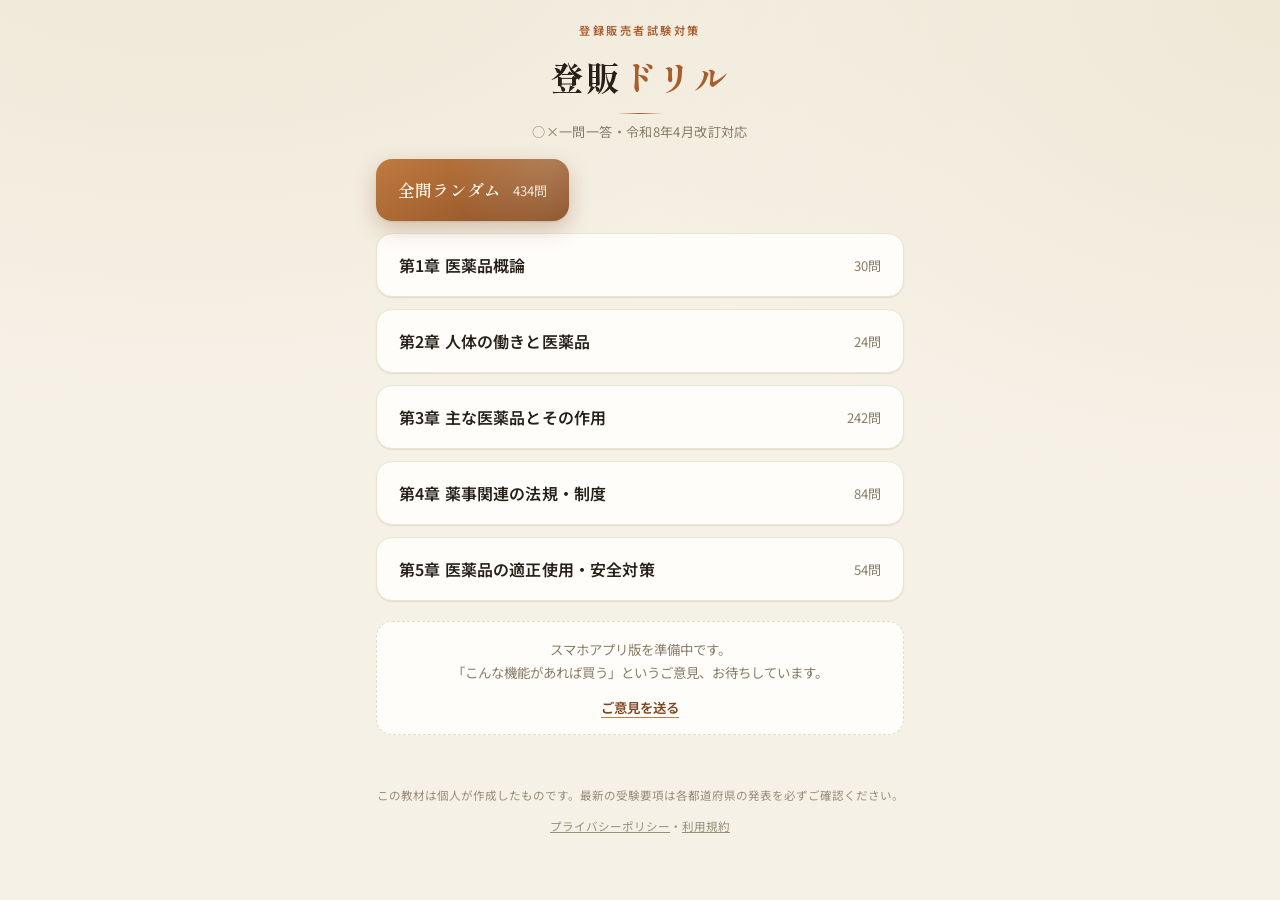
<file: index.html>
<!doctype html>
<html lang="ja">
<head>
<meta charset="UTF-8">
<meta name="viewport" content="width=device-width, initial-scale=1, viewport-fit=cover">
<title>登販ドリル｜登録販売者試験 ○×一問一答</title>
<meta name="description" content="登録販売者試験対策の○×一問一答クイズ。全434問・章別に練習できます。無料・登録不要。">
<link rel="preconnect" href="https://fonts.googleapis.com">
<link rel="preconnect" href="https://fonts.gstatic.com" crossorigin>
<link href="https://fonts.googleapis.com/css2?family=Shippori+Mincho:wght@500;600;800&family=Noto+Sans+JP:wght@400;500;600;700&display=swap" rel="stylesheet">
<link rel="stylesheet" href="style.css">
<link rel="icon" href="data:image/svg+xml,<svg xmlns=%22http://www.w3.org/2000/svg%22 viewBox=%220 0 100 100%22><text y=%22.9em%22 font-size=%2290%22>📖</text></svg>">
<!-- Google tag (gtag.js) -->
<script async src="https://www.googletagmanager.com/gtag/js?id=G-J0878MQTP6"></script>
<script>
  window.dataLayer = window.dataLayer || [];
  function gtag(){dataLayer.push(arguments);}
  gtag('js', new Date());

  gtag('config', 'G-J0878MQTP6');
</script>
</head>
<body>

<header class="app-header">
  <div class="kicker">登録販売者試験対策</div>
  <h1 id="homeLink"><button type="button">登販<span class="hl">ドリル</span></button></h1>
  <div class="header-rule"><span></span></div>
  <p class="subtitle">○×一問一答・令和8年4月改訂対応</p>
</header>

<main id="app"></main>

<footer class="app-footer">
  <p>この教材は個人が作成したものです。最新の受験要項は各都道府県の発表を必ずご確認ください。</p>
  <p><a href="privacy.html">プライバシーポリシー</a>・<a href="terms.html">利用規約</a></p>
</footer>

<script src="app.js"></script>
</body>
</html>
</file>
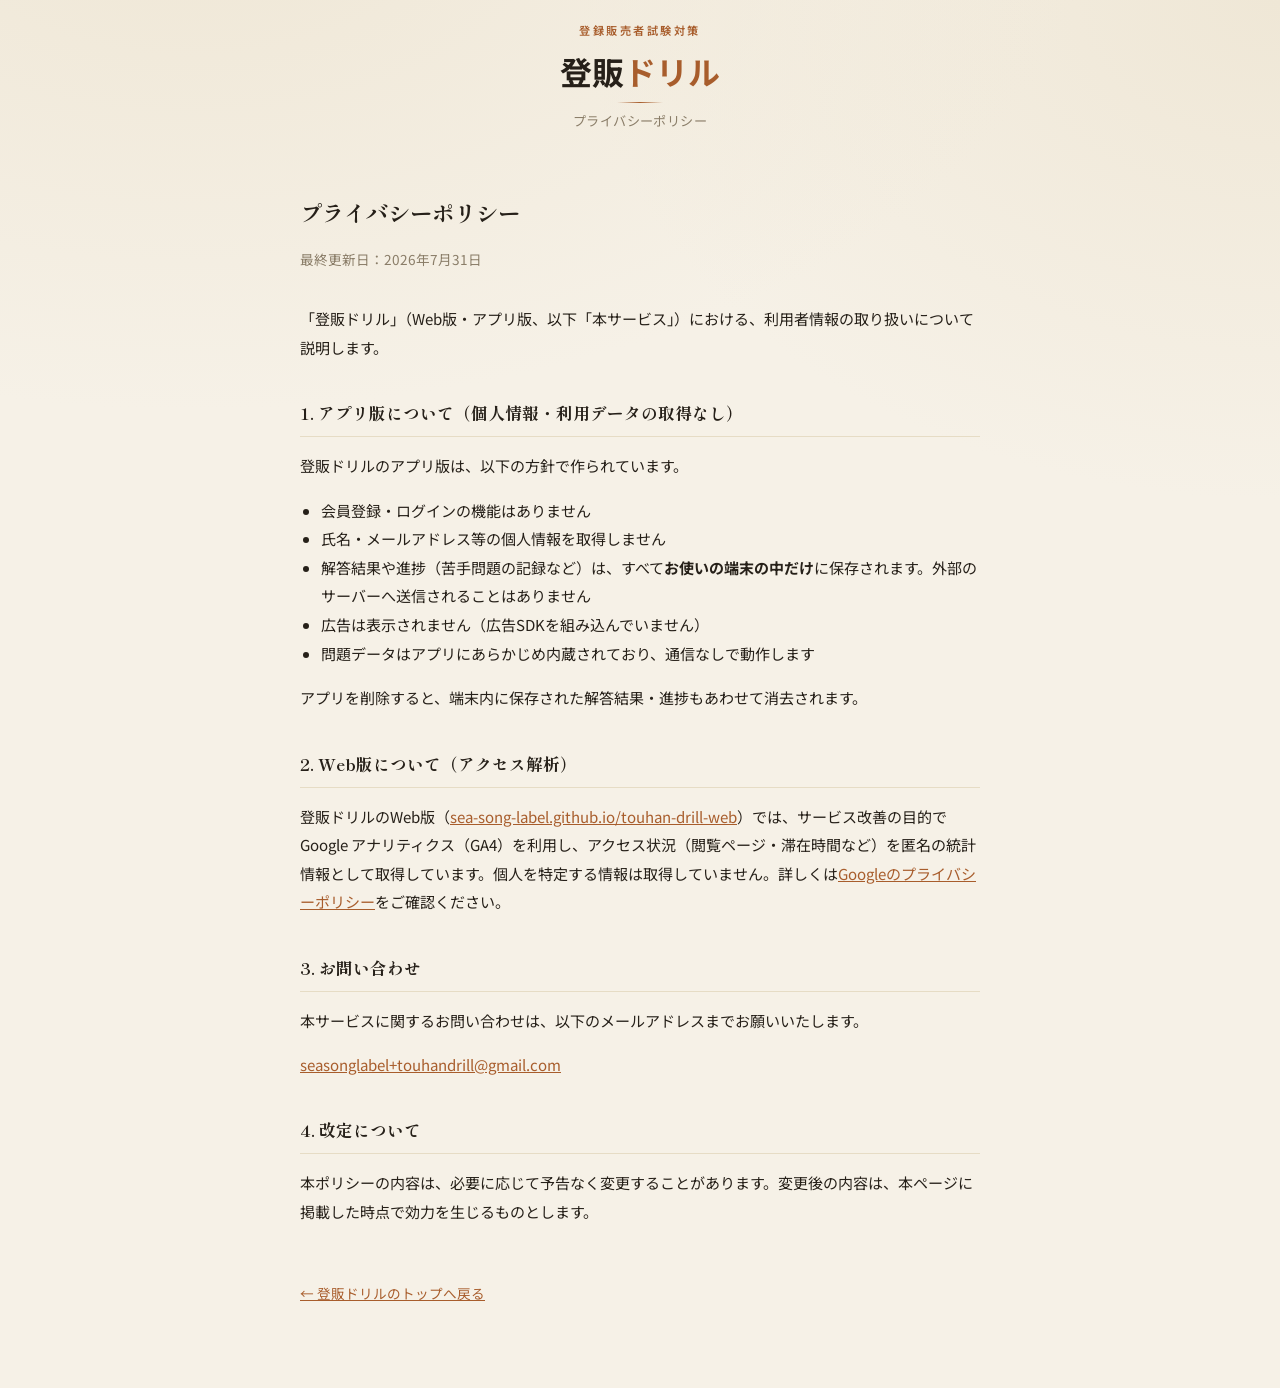
<file: privacy.html>
<!doctype html>
<html lang="ja">
<head>
<meta charset="UTF-8">
<meta name="viewport" content="width=device-width, initial-scale=1, viewport-fit=cover">
<title>プライバシーポリシー｜登販ドリル</title>
<meta name="description" content="登販ドリル（Web版・アプリ版）のプライバシーポリシー。">
<link rel="preconnect" href="https://fonts.googleapis.com">
<link rel="preconnect" href="https://fonts.gstatic.com" crossorigin>
<link href="https://fonts.googleapis.com/css2?family=Shippori+Mincho:wght@500;600;800&family=Noto+Sans+JP:wght@400;500;600;700&display=swap" rel="stylesheet">
<link rel="stylesheet" href="style.css">
<link rel="icon" href="data:image/svg+xml,<svg xmlns=%22http://www.w3.org/2000/svg%22 viewBox=%220 0 100 100%22><text y=%22.9em%22 font-size=%2290%22>📖</text></svg>">
<style>
  .legal { max-width: 720px; margin: 0 auto; padding: 32px 20px 80px; font-family: var(--sans); color: var(--text); line-height: 1.9; }
  .legal h1 { font-family: var(--serif); font-size: 1.4rem; margin-bottom: 4px; }
  .legal .updated { color: var(--text-muted); font-size: 0.85rem; margin-bottom: 32px; }
  .legal h2 { font-family: var(--serif); font-size: 1.05rem; margin-top: 36px; margin-bottom: 10px; border-bottom: 1px solid var(--border); padding-bottom: 6px; }
  .legal p, .legal li { font-size: 0.94rem; color: var(--text); }
  .legal ul { padding-left: 1.3em; }
  .legal a { color: var(--accent); }
  .back { display: inline-block; margin-top: 40px; color: var(--text-muted); font-size: 0.85rem; }
</style>
</head>
<body>
<header class="app-header">
  <div class="kicker">登録販売者試験対策</div>
  <h1 id="homeLink"><a href="./" style="text-decoration:none;color:inherit;">登販<span class="hl">ドリル</span></a></h1>
  <div class="header-rule"><span></span></div>
  <p class="subtitle">プライバシーポリシー</p>
</header>

<main class="legal">
  <h1>プライバシーポリシー</h1>
  <p class="updated">最終更新日：2026年7月31日</p>

  <p>「登販ドリル」（Web版・アプリ版、以下「本サービス」）における、利用者情報の取り扱いについて説明します。</p>

  <h2>1. アプリ版について（個人情報・利用データの取得なし）</h2>
  <p>登販ドリルのアプリ版は、以下の方針で作られています。</p>
  <ul>
    <li>会員登録・ログインの機能はありません</li>
    <li>氏名・メールアドレス等の個人情報を取得しません</li>
    <li>解答結果や進捗（苦手問題の記録など）は、すべて<strong>お使いの端末の中だけ</strong>に保存されます。外部のサーバーへ送信されることはありません</li>
    <li>広告は表示されません（広告SDKを組み込んでいません）</li>
    <li>問題データはアプリにあらかじめ内蔵されており、通信なしで動作します</li>
  </ul>
  <p>アプリを削除すると、端末内に保存された解答結果・進捗もあわせて消去されます。</p>

  <h2>2. Web版について（アクセス解析）</h2>
  <p>登販ドリルのWeb版（<a href="https://sea-song-label.github.io/touhan-drill-web/">sea-song-label.github.io/touhan-drill-web</a>）では、サービス改善の目的で Google アナリティクス（GA4）を利用し、アクセス状況（閲覧ページ・滞在時間など）を匿名の統計情報として取得しています。個人を特定する情報は取得していません。詳しくは<a href="https://policies.google.com/privacy" target="_blank" rel="noopener">Googleのプライバシーポリシー</a>をご確認ください。</p>

  <h2>3. お問い合わせ</h2>
  <p>本サービスに関するお問い合わせは、以下のメールアドレスまでお願いいたします。</p>
  <p><a href="mailto:seasonglabel+touhandrill@gmail.com">seasonglabel+touhandrill@gmail.com</a></p>

  <h2>4. 改定について</h2>
  <p>本ポリシーの内容は、必要に応じて予告なく変更することがあります。変更後の内容は、本ページに掲載した時点で効力を生じるものとします。</p>

  <a class="back" href="./">← 登販ドリルのトップへ戻る</a>
</main>
</body>
</html>
</file>
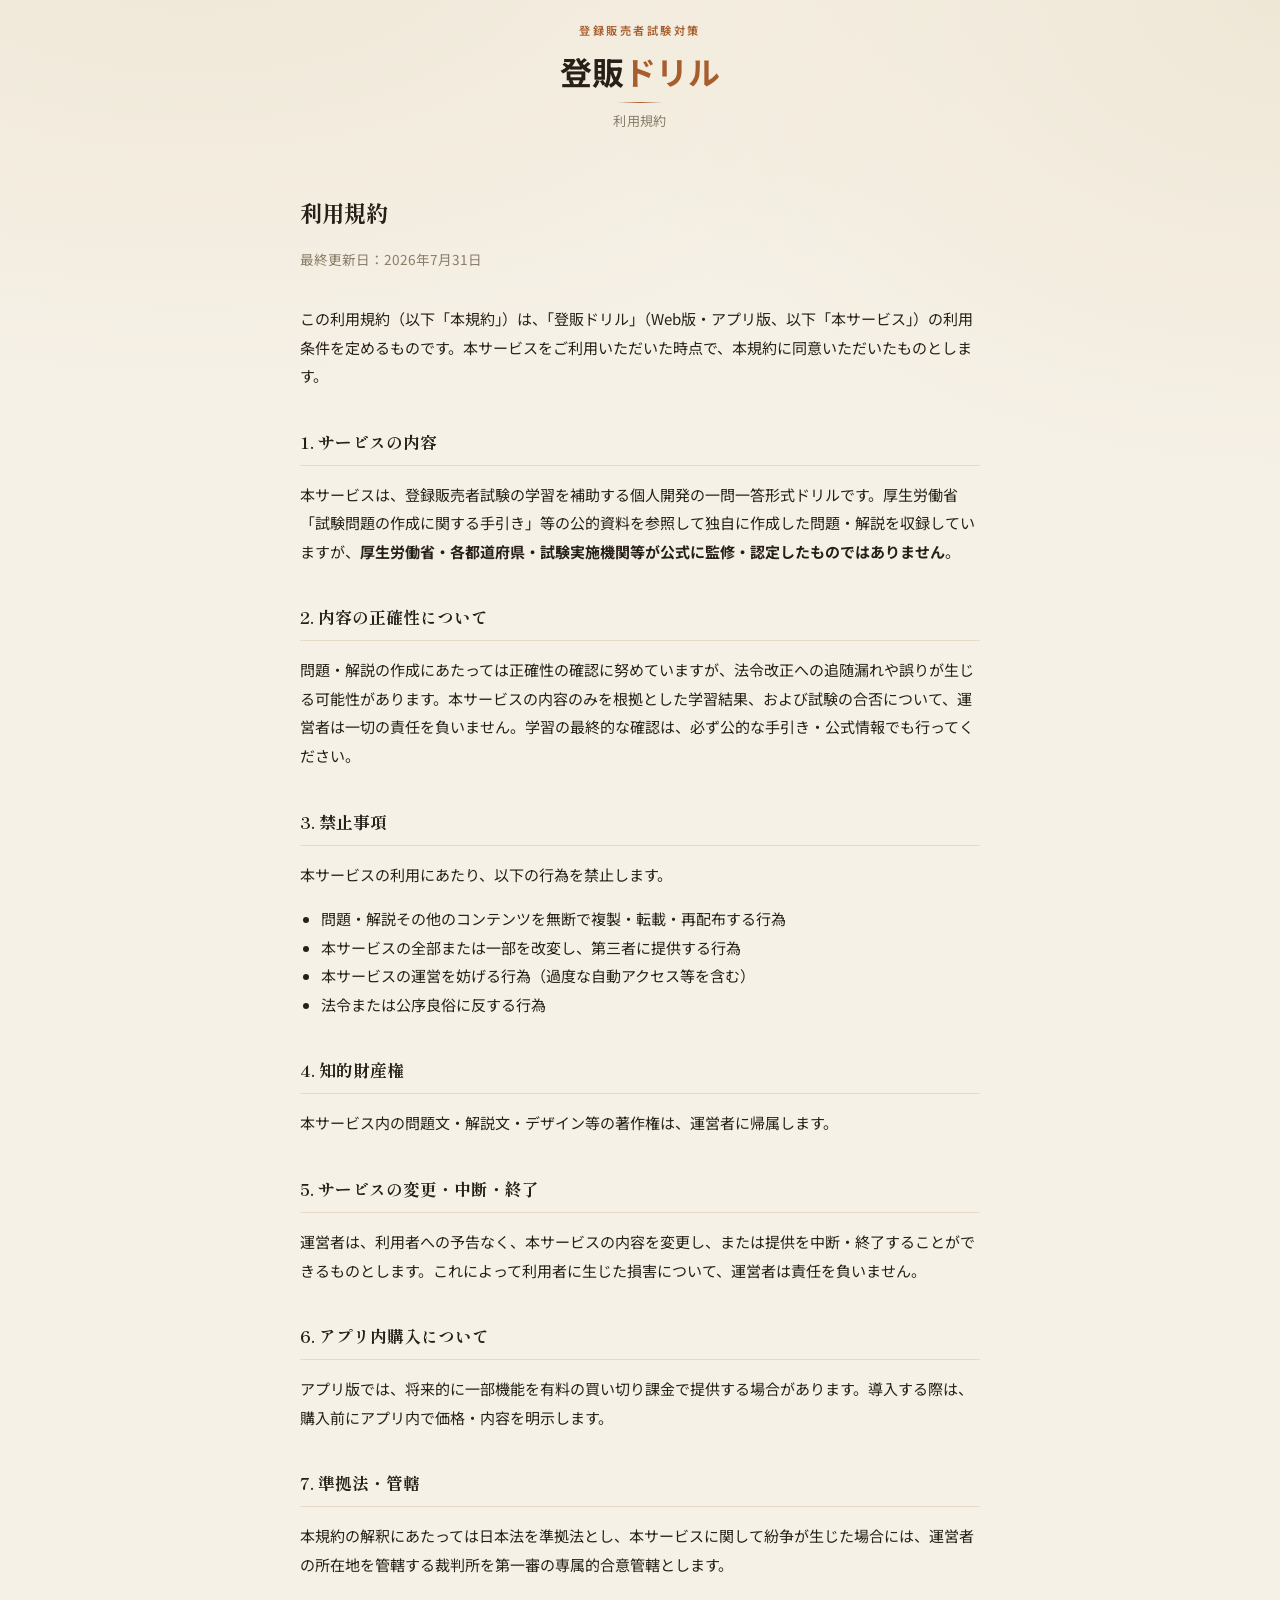
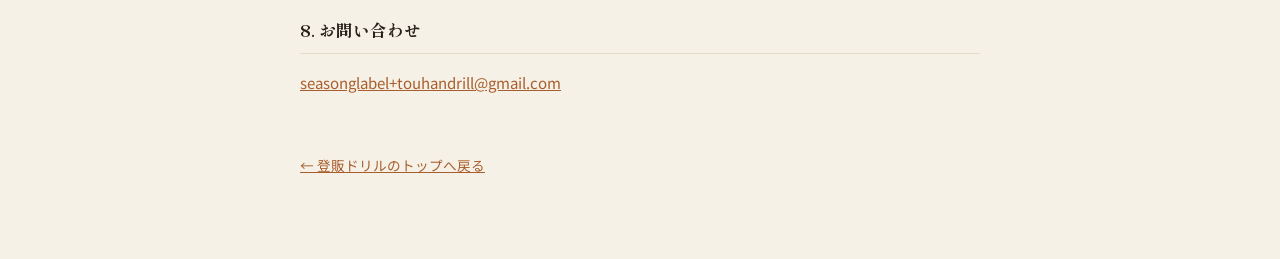
<file: terms.html>
<!doctype html>
<html lang="ja">
<head>
<meta charset="UTF-8">
<meta name="viewport" content="width=device-width, initial-scale=1, viewport-fit=cover">
<title>利用規約｜登販ドリル</title>
<meta name="description" content="登販ドリル（Web版・アプリ版）の利用規約。">
<link rel="preconnect" href="https://fonts.googleapis.com">
<link rel="preconnect" href="https://fonts.gstatic.com" crossorigin>
<link href="https://fonts.googleapis.com/css2?family=Shippori+Mincho:wght@500;600;800&family=Noto+Sans+JP:wght@400;500;600;700&display=swap" rel="stylesheet">
<link rel="stylesheet" href="style.css">
<link rel="icon" href="data:image/svg+xml,<svg xmlns=%22http://www.w3.org/2000/svg%22 viewBox=%220 0 100 100%22><text y=%22.9em%22 font-size=%2290%22>📖</text></svg>">
<style>
  .legal { max-width: 720px; margin: 0 auto; padding: 32px 20px 80px; font-family: var(--sans); color: var(--text); line-height: 1.9; }
  .legal h1 { font-family: var(--serif); font-size: 1.4rem; margin-bottom: 4px; }
  .legal .updated { color: var(--text-muted); font-size: 0.85rem; margin-bottom: 32px; }
  .legal h2 { font-family: var(--serif); font-size: 1.05rem; margin-top: 36px; margin-bottom: 10px; border-bottom: 1px solid var(--border); padding-bottom: 6px; }
  .legal p, .legal li { font-size: 0.94rem; color: var(--text); }
  .legal ul { padding-left: 1.3em; }
  .legal a { color: var(--accent); }
  .back { display: inline-block; margin-top: 40px; color: var(--text-muted); font-size: 0.85rem; }
</style>
</head>
<body>
<header class="app-header">
  <div class="kicker">登録販売者試験対策</div>
  <h1 id="homeLink"><a href="./" style="text-decoration:none;color:inherit;">登販<span class="hl">ドリル</span></a></h1>
  <div class="header-rule"><span></span></div>
  <p class="subtitle">利用規約</p>
</header>

<main class="legal">
  <h1>利用規約</h1>
  <p class="updated">最終更新日：2026年7月31日</p>

  <p>この利用規約（以下「本規約」）は、「登販ドリル」（Web版・アプリ版、以下「本サービス」）の利用条件を定めるものです。本サービスをご利用いただいた時点で、本規約に同意いただいたものとします。</p>

  <h2>1. サービスの内容</h2>
  <p>本サービスは、登録販売者試験の学習を補助する個人開発の一問一答形式ドリルです。厚生労働省「試験問題の作成に関する手引き」等の公的資料を参照して独自に作成した問題・解説を収録していますが、<strong>厚生労働省・各都道府県・試験実施機関等が公式に監修・認定したものではありません</strong>。</p>

  <h2>2. 内容の正確性について</h2>
  <p>問題・解説の作成にあたっては正確性の確認に努めていますが、法令改正への追随漏れや誤りが生じる可能性があります。本サービスの内容のみを根拠とした学習結果、および試験の合否について、運営者は一切の責任を負いません。学習の最終的な確認は、必ず公的な手引き・公式情報でも行ってください。</p>

  <h2>3. 禁止事項</h2>
  <p>本サービスの利用にあたり、以下の行為を禁止します。</p>
  <ul>
    <li>問題・解説その他のコンテンツを無断で複製・転載・再配布する行為</li>
    <li>本サービスの全部または一部を改変し、第三者に提供する行為</li>
    <li>本サービスの運営を妨げる行為（過度な自動アクセス等を含む）</li>
    <li>法令または公序良俗に反する行為</li>
  </ul>

  <h2>4. 知的財産権</h2>
  <p>本サービス内の問題文・解説文・デザイン等の著作権は、運営者に帰属します。</p>

  <h2>5. サービスの変更・中断・終了</h2>
  <p>運営者は、利用者への予告なく、本サービスの内容を変更し、または提供を中断・終了することができるものとします。これによって利用者に生じた損害について、運営者は責任を負いません。</p>

  <h2>6. アプリ内購入について</h2>
  <p>アプリ版では、将来的に一部機能を有料の買い切り課金で提供する場合があります。導入する際は、購入前にアプリ内で価格・内容を明示します。</p>

  <h2>7. 準拠法・管轄</h2>
  <p>本規約の解釈にあたっては日本法を準拠法とし、本サービスに関して紛争が生じた場合には、運営者の所在地を管轄する裁判所を第一審の専属的合意管轄とします。</p>

  <h2>8. お問い合わせ</h2>
  <p><a href="mailto:seasonglabel+touhandrill@gmail.com">seasonglabel+touhandrill@gmail.com</a></p>

  <a class="back" href="./">← 登販ドリルのトップへ戻る</a>
</main>
</body>
</html>
</file>
<file: style.css>
:root {
  --bg: #f6f1e7;
  --bg-tex: #efe7d6;
  --surface: #fffdf9;
  --text: #262019;
  --text-muted: #8a7d68;
  --border: #e6dcc5;
  --border-soft: #ede4d0;
  --accent: #a85d2c;
  --accent-2: #c17a3f;
  --accent-dark: #7c451f;
  --accent-ink: #5a3116;
  --correct: #3d6b4d;
  --correct-bg: #eaf2ea;
  --correct-border: #b9d2bd;
  --wrong: #a3402f;
  --wrong-bg: #f8ece9;
  --wrong-border: #e1bcb2;
  --radius: 16px;
  --radius-sm: 10px;
  --shadow-sm: 0 1px 2px rgba(60, 42, 18, 0.06), 0 1px 1px rgba(60, 42, 18, 0.04);
  --shadow-md: 0 6px 20px rgba(60, 42, 18, 0.09), 0 2px 6px rgba(60, 42, 18, 0.06);
  --serif: "Shippori Mincho", "Hiragino Mincho ProN", serif;
  --sans: "Noto Sans JP", -apple-system, BlinkMacSystemFont, "Hiragino Sans", sans-serif;
}

@media (prefers-color-scheme: dark) {
  :root {
    --bg: #1b1712;
    --bg-tex: #211c15;
    --surface: #262019;
    --text: #f2ead9;
    --text-muted: #ab9d84;
    --border: #3d3524;
    --border-soft: #332c1f;
    --accent: #e0975a;
    --accent-2: #eaad78;
    --accent-dark: #f0b26b;
    --accent-ink: #f6cd9f;
    --correct: #7fbb8f;
    --correct-bg: #1c2921;
    --correct-border: #33513c;
    --wrong: #e0897a;
    --wrong-bg: #2c1e1b;
    --wrong-border: #5a3730;
    --shadow-sm: 0 1px 2px rgba(0, 0, 0, 0.3);
    --shadow-md: 0 8px 24px rgba(0, 0, 0, 0.4);
  }
}

* { box-sizing: border-box; -webkit-tap-highlight-color: transparent; }

html, body {
  margin: 0;
  padding: 0;
  min-height: 100%;
  background:
    radial-gradient(ellipse 900px 500px at 15% -10%, var(--bg-tex), transparent),
    radial-gradient(ellipse 700px 500px at 100% 0%, var(--bg-tex), transparent),
    var(--bg);
  background-attachment: fixed;
  color: var(--text);
  font-family: var(--sans);
  -webkit-font-smoothing: antialiased;
  overscroll-behavior-y: contain;
}

/* --- ヘッダー --- */
.app-header {
  text-align: center;
  padding: 22px 16px 14px;
  transition: padding 0.15s ease;
}
.kicker {
  font-size: 0.7rem;
  font-weight: 600;
  letter-spacing: 0.22em;
  color: var(--accent);
  text-transform: uppercase;
  margin-bottom: 10px;
  transition: opacity 0.15s ease, margin 0.15s ease, height 0.15s ease;
}
.app-header h1 {
  margin: 0;
}
.app-header h1 button {
  font-family: var(--serif);
  font-weight: 800;
  font-size: 2.1rem;
  letter-spacing: 0.06em;
  color: var(--text);
  background: none;
  border: none;
  padding: 4px 8px;
  margin: 0;
  cursor: pointer;
  transition: opacity 0.15s ease, font-size 0.15s ease;
}
.app-header h1 button:active { opacity: 0.7; }
.app-header h1 .hl { color: var(--accent); }
.header-rule {
  display: flex;
  align-items: center;
  justify-content: center;
  margin: 8px 0 8px;
  transition: opacity 0.15s ease, height 0.15s ease, margin 0.15s ease;
}

/* 出題中・解答中はヘッダーを最小化して縦の余白を確保する */
.app-header.compact {
  padding: 10px 16px 8px;
}
.app-header.compact .kicker,
.app-header.compact .subtitle {
  display: none;
}
.app-header.compact .header-rule {
  margin: 0;
  height: 0;
  overflow: hidden;
}
.app-header.compact h1 button {
  font-size: 1.15rem;
}
.header-rule span {
  display: block;
  width: 46px;
  height: 1px;
  background: linear-gradient(90deg, transparent, var(--accent) 50%, transparent);
}
.app-header .subtitle {
  margin: 0;
  color: var(--text-muted);
  font-size: 0.82rem;
  letter-spacing: 0.03em;
}

#app {
  max-width: 560px;
  margin: 0 auto;
  padding: 4px 16px 32px;
}

.app-footer {
  text-align: center;
  color: var(--text-muted);
  font-size: 0.72rem;
  padding: 8px 24px 40px;
  line-height: 1.7;
  opacity: 0.85;
}

.app-footer a {
  color: var(--text-muted);
  text-decoration: underline;
}

/* --- 章選択 --- */
.chapter-grid {
  display: grid;
  gap: 12px;
  margin-top: 12px;
}
.chapter-card {
  display: flex;
  justify-content: space-between;
  align-items: center;
  background: var(--surface);
  border: 1px solid var(--border-soft);
  border-radius: var(--radius);
  padding: 19px 22px;
  cursor: pointer;
  text-align: left;
  font-family: var(--sans);
  font-size: 1rem;
  color: var(--text);
  box-shadow: var(--shadow-sm);
  transition: transform 0.15s ease, box-shadow 0.15s ease, border-color 0.15s ease;
}
.chapter-card:active { transform: scale(0.985); box-shadow: var(--shadow-sm); }
.chapter-card:hover { border-color: var(--accent-2); box-shadow: var(--shadow-md); }
.chapter-card .name { font-weight: 600; letter-spacing: 0.01em; }
.chapter-card .count {
  color: var(--text-muted);
  font-size: 0.82rem;
  font-variant-numeric: tabular-nums;
  white-space: nowrap;
  margin-left: 12px;
}
.chapter-card.all {
  background: linear-gradient(150deg, var(--accent-2), var(--accent-dark) 120%);
  color: #fff8ee;
  border: none;
  box-shadow: 0 8px 22px rgba(124, 69, 31, 0.28), var(--shadow-sm);
  position: relative;
  overflow: hidden;
}
.chapter-card.all::after {
  content: "";
  position: absolute;
  inset: 0;
  background: radial-gradient(circle at 90% 0%, rgba(255,255,255,0.18), transparent 55%);
}
.chapter-card.all .name { font-family: var(--serif); font-weight: 600; font-size: 1.05rem; }
.chapter-card.all .count { color: rgba(255,248,238,0.85); }

/* --- クイズ画面共通 --- */
.progress-bar {
  height: 5px;
  background: var(--border-soft);
  border-radius: 3px;
  overflow: hidden;
  margin: 6px 0 10px;
}
.progress-bar-fill {
  height: 100%;
  background: linear-gradient(90deg, var(--accent-2), var(--accent));
  border-radius: 3px;
  transition: width 0.3s ease;
}
.progress-label {
  display: flex;
  justify-content: space-between;
  align-items: baseline;
  font-size: 0.78rem;
  color: var(--text-muted);
  letter-spacing: 0.02em;
  margin-bottom: 2px;
}
.progress-label span:first-child { font-weight: 600; color: var(--accent-dark); }

.quiz-back-link {
  display: inline-flex;
  align-items: center;
  gap: 4px;
  background: none;
  border: none;
  padding: 0;
  margin-bottom: 4px;
  font-family: var(--sans);
  font-size: 0.76rem;
  color: var(--text-muted);
  cursor: pointer;
}
.quiz-back-link:active { opacity: 0.6; }

/* --- アプリ版予告・フィードバック募集 --- */
.app-promo {
  background: var(--surface);
  border: 1px dashed var(--border);
  border-radius: var(--radius);
  padding: 16px 18px;
  margin-top: 20px;
  text-align: center;
}
.app-promo p {
  margin: 0 0 10px;
  font-size: 0.84rem;
  line-height: 1.7;
  color: var(--text-muted);
}
.app-promo a {
  display: inline-block;
  font-size: 0.84rem;
  font-weight: 600;
  color: var(--accent-dark);
  text-decoration: none;
  border-bottom: 1px solid var(--accent-2);
}

.question-card {
  background: var(--surface);
  border: 1px solid var(--border-soft);
  border-radius: var(--radius);
  padding: 14px 18px 12px;
  margin-bottom: 10px;
  box-shadow: var(--shadow-sm);
}
.question-chapter-tag {
  display: inline-block;
  font-size: 0.7rem;
  font-weight: 600;
  letter-spacing: 0.02em;
  color: var(--accent-ink);
  background: color-mix(in srgb, var(--accent) 12%, transparent);
  padding: 4px 11px;
  border-radius: 999px;
  margin-bottom: 10px;
}
.question-text {
  font-size: 1.06rem;
  line-height: 1.7;
  letter-spacing: 0.01em;
  margin: 0;
}

.icon-btn {
  display: inline-flex;
  align-items: center;
  gap: 7px;
  background: none;
  border: 1px solid var(--border);
  border-radius: 999px;
  padding: 6px 14px 6px 11px;
  font-family: var(--sans);
  font-size: 0.78rem;
  font-weight: 500;
  color: var(--text-muted);
  margin-top: 12px;
  cursor: pointer;
  transition: color 0.15s ease, border-color 0.15s ease, background 0.15s ease;
}
.icon-btn svg { flex: none; opacity: 0.85; }
.icon-btn:active { transform: scale(0.97); }
.icon-btn.speaking { color: var(--accent); border-color: var(--accent-2); background: color-mix(in srgb, var(--accent) 8%, transparent); }
.icon-btn.speaking svg { opacity: 1; }

.answer-buttons {
  display: grid;
  grid-template-columns: 1fr 1fr;
  gap: 12px;
}
.answer-btn {
  display: flex;
  align-items: center;
  justify-content: center;
  padding: 16px 0;
  border-radius: var(--radius);
  border: none;
  cursor: pointer;
  color: #fff8ee;
  box-shadow: var(--shadow-md);
  transition: transform 0.12s ease, box-shadow 0.12s ease;
}
.answer-btn:active { transform: scale(0.96); box-shadow: var(--shadow-sm); }
.answer-btn.maru { background: linear-gradient(155deg, #4d8560, var(--correct) 130%); }
.answer-btn.batsu { background: linear-gradient(155deg, #bb5a48, var(--wrong) 130%); }

/* --- 解答表示 --- */
.result-card {
  border-radius: var(--radius);
  padding: 14px 16px;
  margin-bottom: 10px;
  border: 1px solid;
  box-shadow: var(--shadow-sm);
}
.result-card.correct { background: var(--correct-bg); border-color: var(--correct-border); }
.result-card.wrong { background: var(--wrong-bg); border-color: var(--wrong-border); }
.result-verdict {
  display: flex;
  align-items: center;
  gap: 8px;
  font-family: var(--serif);
  font-weight: 700;
  font-size: 1.12rem;
  margin: 0 0 6px;
}
.result-card.correct .result-verdict { color: var(--correct); }
.result-card.wrong .result-verdict { color: var(--wrong); }
.result-correct-answer {
  font-size: 0.84rem;
  color: var(--text-muted);
  margin: 0 0 10px;
  padding-bottom: 10px;
  border-bottom: 1px solid color-mix(in srgb, var(--text) 8%, transparent);
}
.result-exp {
  font-size: 0.94rem;
  line-height: 1.65;
  margin: 0;
}
.result-cite {
  font-size: 0.72rem;
  color: var(--text-muted);
  margin-top: 10px;
  letter-spacing: 0.02em;
}

.next-btn, .primary-btn {
  display: block;
  width: 100%;
  padding: 14px;
  font-family: var(--sans);
  font-size: 1rem;
  font-weight: 600;
  letter-spacing: 0.02em;
  border-radius: var(--radius);
  border: none;
  background: linear-gradient(155deg, var(--accent-2), var(--accent-dark) 130%);
  color: #fff8ee;
  box-shadow: 0 8px 20px rgba(124, 69, 31, 0.22), var(--shadow-sm);
  cursor: pointer;
  transition: transform 0.12s ease, box-shadow 0.12s ease;
}
.next-btn:active, .primary-btn:active { transform: scale(0.98); box-shadow: var(--shadow-sm); }

/* --- 出題中・解答後の操作ボタンは画面下部に貼りつく ---
   問題文・解説の長さに関わらず、スクロールなしで必ずタップできるようにする。
   position:fixedはiOS Safariのツールバー表示中に画面外（ツールバーの裏）へ
   ズレて非表示になる既知の不具合があるため、position:stickyを使う */
.sticky-actions {
  position: sticky;
  bottom: 0;
  z-index: 50;
  margin: 14px 0 0;
  padding: 10px 0 calc(10px + env(safe-area-inset-bottom));
  background: linear-gradient(to top, var(--bg) 70%, transparent);
}
.sticky-actions .next-btn { margin: 0; }

.secondary-btn {
  display: block;
  width: 100%;
  padding: 14px;
  font-family: var(--sans);
  font-size: 0.9rem;
  font-weight: 500;
  border-radius: var(--radius);
  border: 1px solid var(--border);
  background: transparent;
  color: var(--text-muted);
  margin-top: 10px;
  cursor: pointer;
  transition: border-color 0.15s ease, color 0.15s ease;
}
.secondary-btn:active { transform: scale(0.98); }
.secondary-btn:hover { border-color: var(--accent-2); color: var(--accent-dark); }

/* --- 結果画面 --- */
.result-summary {
  text-align: center;
  padding: 20px 16px 8px;
}
.result-summary .score-label {
  color: var(--text-muted);
  font-size: 0.86rem;
  letter-spacing: 0.02em;
}
.result-summary .score {
  font-family: var(--serif);
  font-size: 3.4rem;
  font-weight: 800;
  color: var(--accent);
  margin: 10px 0;
  letter-spacing: 0.02em;
}
.result-summary .comment {
  margin: 20px auto 30px;
  max-width: 340px;
  font-size: 0.98rem;
  line-height: 1.8;
  color: var(--text);
}
</file>
